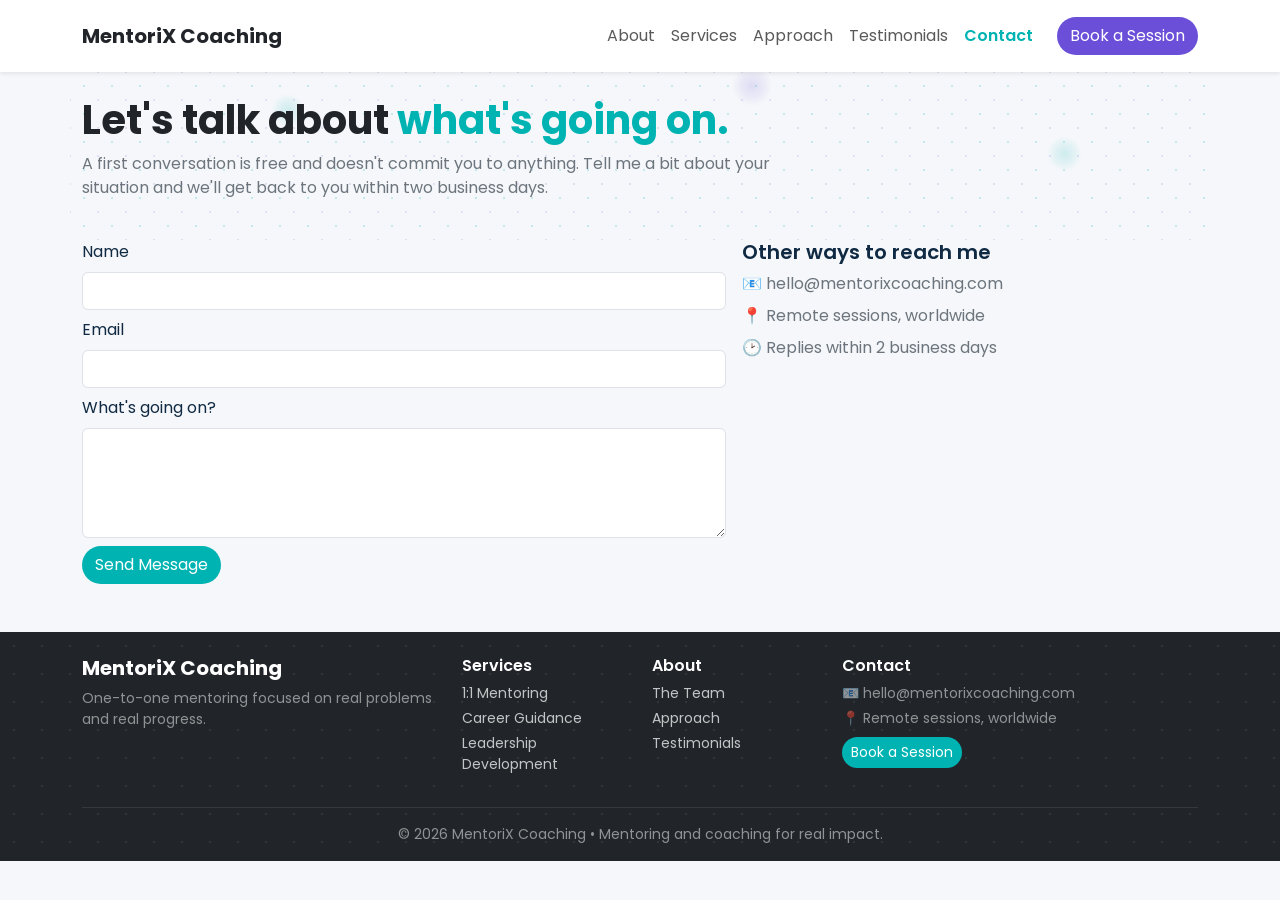
<file: contact.html>
<!DOCTYPE html>
<html lang="en">
<head>
<meta charset="UTF-8">
<meta name="viewport" content="width=device-width, initial-scale=1.0">
<title>Contact Us | Book a Free Career & Leadership Coaching Session – MentoriX Coaching</title>
<meta name="description" content="Book a free first conversation with MentoriX Coaching. One-to-one career, leadership, and communication coaching — tell us what's going on and we'll get back to you within two business days.">
<meta property="og:type" content="website">
<meta property="og:title" content="Contact Us | Book a Free Career & Leadership Coaching Session – MentoriX Coaching">
<meta property="og:description" content="Book a free first conversation with MentoriX Coaching. One-to-one career, leadership, and communication coaching — tell us what's going on and we'll get back to you within two business days.">
<link href="https://cdn.jsdelivr.net/npm/bootstrap@5.3.3/dist/css/bootstrap.min.css" rel="stylesheet">
<link href="https://fonts.googleapis.com/css2?family=Poppins:wght@400;600&display=optional" rel="stylesheet">
<link rel="stylesheet" href="assets/css/style.css">
</head>
<body>

<!-- NAVBAR -->
<nav class="navbar navbar-expand-lg bg-white shadow-sm py-3">
<div class="container">
<a class="navbar-brand fw-bold text-dark" href="about.html">MentoriX Coaching</a>
<button class="navbar-toggler" type="button" data-bs-toggle="collapse" data-bs-target="#navMenu">
<span class="navbar-toggler-icon"></span>
</button>
<div class="collapse navbar-collapse" id="navMenu">
<ul class="navbar-nav ms-auto mb-2 mb-lg-0">
<li class="nav-item"><a class="nav-link" href="about.html">About</a></li>
<li class="nav-item"><a class="nav-link" href="service.html">Services</a></li>
<li class="nav-item"><a class="nav-link" href="methodology.html">Approach</a></li>
<li class="nav-item"><a class="nav-link" href="references.html">Testimonials</a></li>
<li class="nav-item"><a class="nav-link fw-semibold text-turquoise" href="contact.html">Contact</a></li>
</ul>
<a href="contact.html" class="btn btn-purple ms-lg-3">Book a Session</a>
</div>
</div>
</nav>

<!-- HERO -->
<section class="container py-4 bg-network-light rounded-4">
<div class="col-12 col-lg-8">
<h1 class="fw-bold text-dark mb-2">Let's talk about <span class="text-turquoise">what's going on.</span></h1>
<p class="text-secondary mb-3">A first conversation is free and doesn't commit you to anything. Tell me a bit about your situation and we'll get back to you within two business days.</p>
</div>
</section>

<!-- CONTACT FORM + INFO -->
<section class="container pb-4">
<div class="row g-3">
<div class="col-12 col-lg-7 reveal">
<form>
<div class="mb-2">
<label for="name" class="form-label">Name</label>
<input type="text" class="form-control" id="name" required>
</div>
<div class="mb-2">
<label for="email" class="form-label">Email</label>
<input type="email" class="form-control" id="email" required>
</div>
<div class="mb-2">
<label for="message" class="form-label">What's going on?</label>
<textarea class="form-control" id="message" rows="4" required></textarea>
</div>
<button type="submit" class="btn btn-turquoise">Send Message</button>
</form>
</div>
<div class="col-12 col-lg-5 reveal">
<h5 class="fw-semibold mb-2">Other ways to reach me</h5>
<p class="text-secondary mb-2">📧 hello@mentorixcoaching.com</p>
<p class="text-secondary mb-2">📍 Remote sessions, worldwide</p>
<p class="text-secondary">🕑 Replies within 2 business days</p>
</div>
</div>
</section>

<footer class="bg-dark text-white bg-network-dark pt-4 pb-3 mt-4">
<div class="container">
<div class="row g-4 mb-3">
<div class="col-lg-4 col-md-6">
<h5 class="fw-bold mb-2">MentoriX Coaching</h5>
<p class="text-white-50 small mb-0">One-to-one mentoring focused on real problems and real progress.</p>
</div>
<div class="col-lg-2 col-md-3 col-6">
<h6 class="fw-semibold mb-2">Services</h6>
<ul class="list-unstyled small">
<li class="mb-1"><a href="service.html" class="link-light link-opacity-75 text-decoration-none">1:1 Mentoring</a></li>
<li class="mb-1"><a href="service.html" class="link-light link-opacity-75 text-decoration-none">Career Guidance</a></li>
<li class="mb-1"><a href="service.html" class="link-light link-opacity-75 text-decoration-none">Leadership Development</a></li>
</ul>
</div>
<div class="col-lg-2 col-md-3 col-6">
<h6 class="fw-semibold mb-2">About</h6>
<ul class="list-unstyled small">
<li class="mb-1"><a href="about.html" class="link-light link-opacity-75 text-decoration-none">The Team</a></li>
<li class="mb-1"><a href="methodology.html" class="link-light link-opacity-75 text-decoration-none">Approach</a></li>
<li class="mb-1"><a href="references.html" class="link-light link-opacity-75 text-decoration-none">Testimonials</a></li>
</ul>
</div>
<div class="col-lg-4 col-md-6">
<h6 class="fw-semibold mb-2">Contact</h6>
<p class="small text-white-50 mb-1">📧 hello@mentorixcoaching.com</p>
<p class="small text-white-50 mb-2">📍 Remote sessions, worldwide</p>
<a href="contact.html" class="btn btn-turquoise btn-sm">Book a Session</a>
</div>
</div>
<hr class="border-secondary opacity-25">
<p class="text-center text-white-50 small mb-0">© 2026 MentoriX Coaching • Mentoring and coaching for real impact.</p>
</div>
</footer>

<script src="https://cdn.jsdelivr.net/npm/bootstrap@5.3.3/dist/js/bootstrap.bundle.min.js"></script>
<script src="assets/js/reveal.js"></script>
<script src="assets/js/ambient-orbs.js"></script>
</body>
</html>
</file>
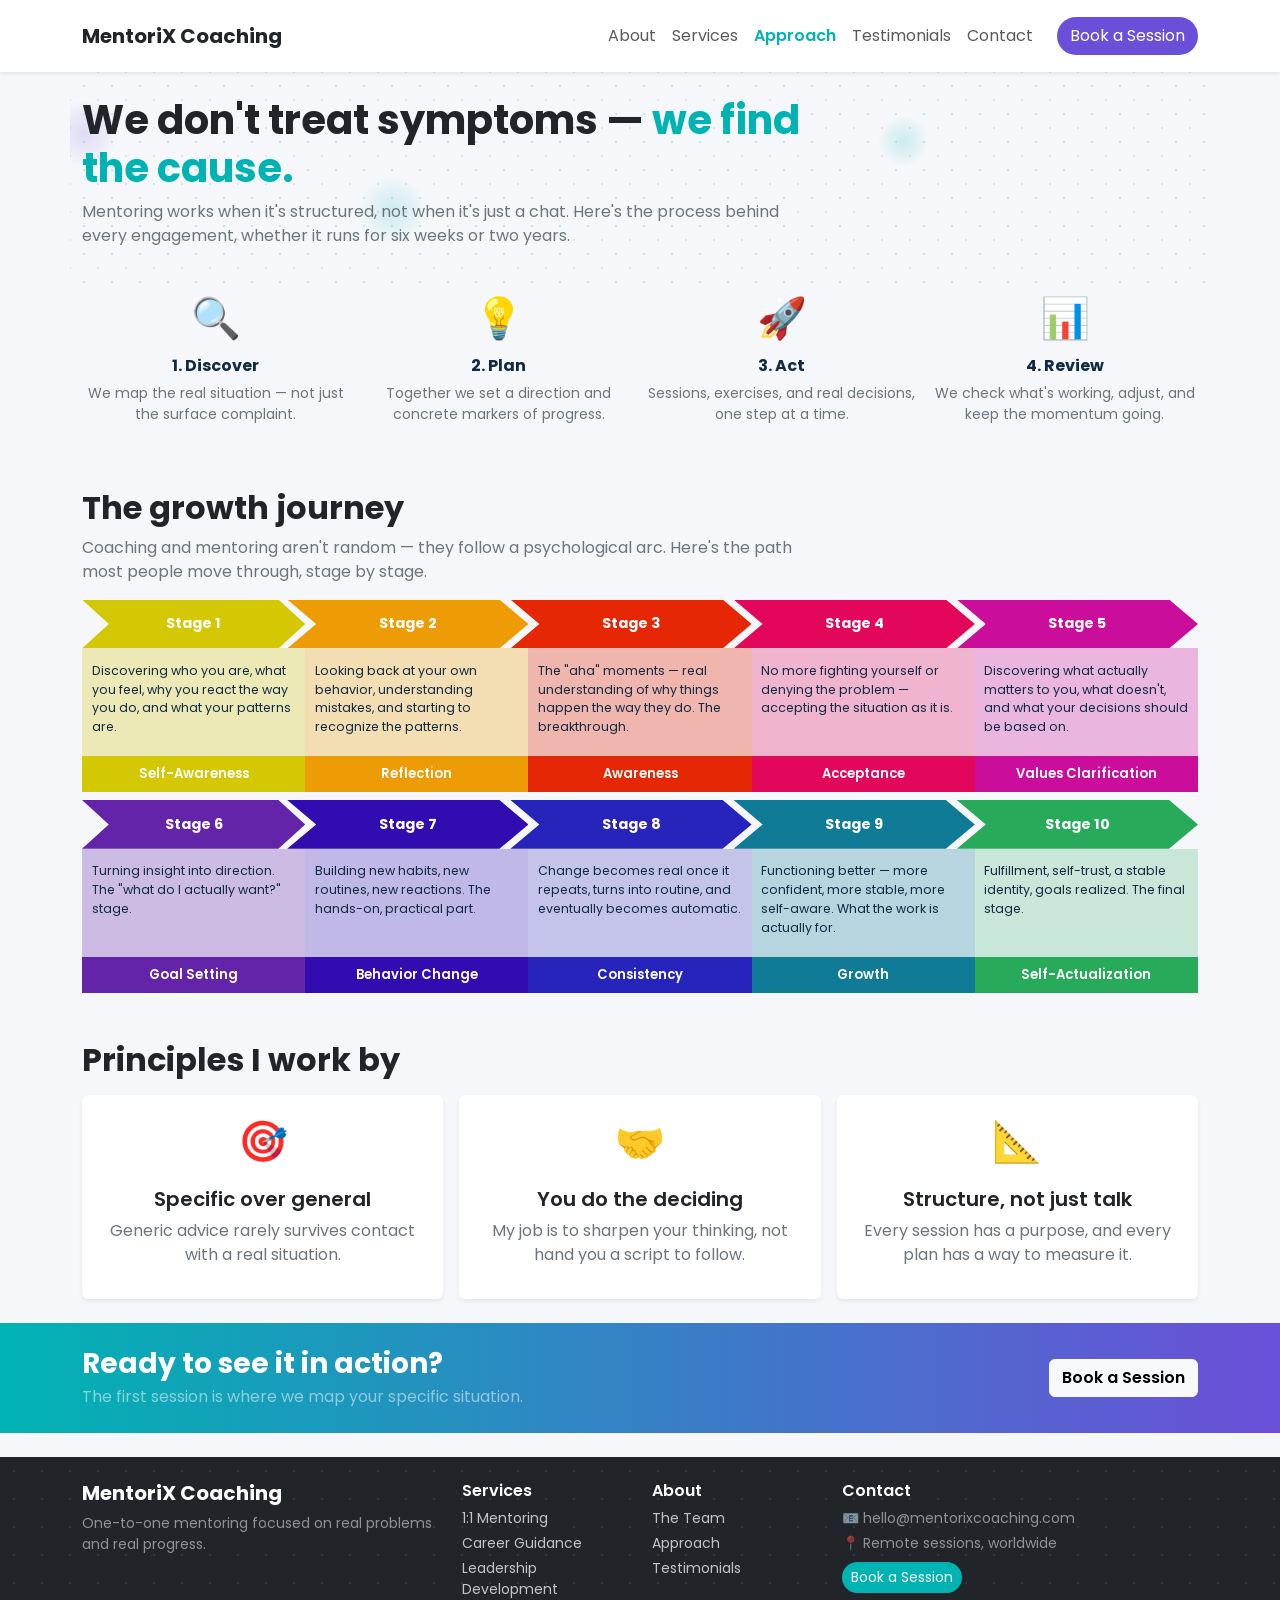
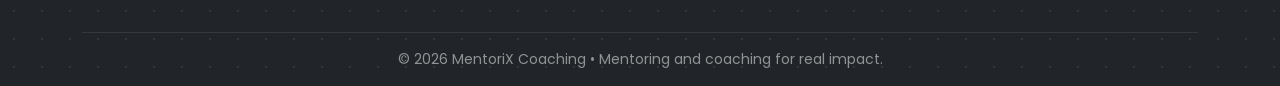
<file: methodology.html>
<!DOCTYPE html>
<html lang="en">
<head>
<meta charset="UTF-8">
<meta name="viewport" content="width=device-width, initial-scale=1.0">
<title>Our Coaching Method | Career & Leadership Mentoring Process – MentoriX Coaching</title>
<meta name="description" content="How MentoriX Coaching works: a structured four-step coaching process (Discover, Plan, Act, Review) and the ten-stage psychological growth journey behind every career and leadership mentoring engagement.">
<meta property="og:type" content="website">
<meta property="og:title" content="Our Coaching Method | Career & Leadership Mentoring Process – MentoriX Coaching">
<meta property="og:description" content="How MentoriX Coaching works: a structured four-step coaching process (Discover, Plan, Act, Review) and the ten-stage psychological growth journey behind every career and leadership mentoring engagement.">
<link href="https://cdn.jsdelivr.net/npm/bootstrap@5.3.3/dist/css/bootstrap.min.css" rel="stylesheet">
<link href="https://fonts.googleapis.com/css2?family=Poppins:wght@400;600&display=optional" rel="stylesheet">
<link rel="stylesheet" href="assets/css/style.css">
</head>
<body>

<!-- NAVBAR -->
<nav class="navbar navbar-expand-lg bg-white shadow-sm py-3">
<div class="container">
<a class="navbar-brand fw-bold text-dark" href="about.html">MentoriX Coaching</a>
<button class="navbar-toggler" type="button" data-bs-toggle="collapse" data-bs-target="#navMenu">
<span class="navbar-toggler-icon"></span>
</button>
<div class="collapse navbar-collapse" id="navMenu">
<ul class="navbar-nav ms-auto mb-2 mb-lg-0">
<li class="nav-item"><a class="nav-link" href="about.html">About</a></li>
<li class="nav-item"><a class="nav-link" href="service.html">Services</a></li>
<li class="nav-item"><a class="nav-link fw-semibold text-turquoise" href="methodology.html">Approach</a></li>
<li class="nav-item"><a class="nav-link" href="references.html">Testimonials</a></li>
<li class="nav-item"><a class="nav-link" href="contact.html">Contact</a></li>
</ul>
<a href="contact.html" class="btn btn-purple ms-lg-3">Book a Session</a>
</div>
</div>
</nav>

<!-- HERO -->
<section class="container py-4 bg-network-light rounded-4">
<div class="col-12 col-lg-8">
<h1 class="fw-bold text-dark mb-2">We don't treat symptoms — <span class="text-turquoise">we find the cause.</span></h1>
<p class="text-secondary mb-3">Mentoring works when it's structured, not when it's just a chat. Here's the process behind every engagement, whether it runs for six weeks or two years.</p>
</div>
</section>

<!-- PROCESS STEPS -->
<section class="container pb-4">
<div class="row g-3 text-center">
<div class="col-6 col-md-3">
<div class="fs-1">🔍</div>
<h6 class="fw-bold mt-2">1. Discover</h6>
<p class="text-secondary small">We map the real situation — not just the surface complaint.</p>
</div>
<div class="col-6 col-md-3">
<div class="fs-1">💡</div>
<h6 class="fw-bold mt-2">2. Plan</h6>
<p class="text-secondary small">Together we set a direction and concrete markers of progress.</p>
</div>
<div class="col-6 col-md-3">
<div class="fs-1">🚀</div>
<h6 class="fw-bold mt-2">3. Act</h6>
<p class="text-secondary small">Sessions, exercises, and real decisions, one step at a time.</p>
</div>
<div class="col-6 col-md-3">
<div class="fs-1">📊</div>
<h6 class="fw-bold mt-2">4. Review</h6>
<p class="text-secondary small">We check what's working, adjust, and keep the momentum going.</p>
</div>
</div>
</section>

<!-- GROWTH JOURNEY -->
<section class="container py-4">
<h2 class="fw-bold text-dark mb-2">The growth journey</h2>
<p class="text-secondary mb-3 col-12 col-lg-8">Coaching and mentoring aren't random — they follow a psychological arc. Here's the path most people move through, stage by stage.</p>
<div class="chevron-row mb-2">
<div class="chevron-step reveal">
<div class="chevron-head" style="background:#d4c704;">Stage 1</div>
<div class="chevron-body" style="background:#d4c60446;">Discovering who you are, what you feel, why you react the way you do, and what your patterns are.</div>
<div class="chevron-foot" style="background:#d4c704;">Self-Awareness</div>
</div>
<div class="chevron-step reveal">
<div class="chevron-head" style="background:#ee9c05;">Stage 2</div>
<div class="chevron-body" style="background:#ee9c054b;">Looking back at your own behavior, understanding mistakes, and starting to recognize the patterns.</div>
<div class="chevron-foot" style="background:#ee9c05;">Reflection</div>
</div>
<div class="chevron-step reveal">
<div class="chevron-head" style="background:#e62301fa;">Stage 3</div>
<div class="chevron-body" style="background:#e623014f;">The "aha" moments — real understanding of why things happen the way they do. The breakthrough.</div>
<div class="chevron-foot" style="background:#e62301fa;">Awareness</div>
</div>
<div class="chevron-step reveal">
<div class="chevron-head" style="background:#e2075b;">Stage 4</div>
<div class="chevron-body" style="background:#e2075b46;">No more fighting yourself or denying the problem — accepting the situation as it is.</div>
<div class="chevron-foot" style="background:#e2075b;">Acceptance</div>
</div>
<div class="chevron-step reveal">
<div class="chevron-head" style="background:#ca0e9b;">Stage 5</div>
<div class="chevron-body" style="background:#ca0e9b46;">Discovering what actually matters to you, what doesn't, and what your decisions should be based on.</div>
<div class="chevron-foot" style="background:#ca0e9b;">Values Clarification</div>
</div>
</div>
<div class="chevron-row">
<div class="chevron-step reveal">
<div class="chevron-head" style="background:#6324aa;">Stage 6</div>
<div class="chevron-body" style="background:#6324aa48;">Turning insight into direction. The "what do I actually want?" stage.</div>
<div class="chevron-foot" style="background:#6324aa;">Goal Setting</div>
</div>
<div class="chevron-step reveal">
<div class="chevron-head" style="background:#310db1;">Stage 7</div>
<div class="chevron-body" style="background:#300db144;">Building new habits, new routines, new reactions. The hands-on, practical part.</div>
<div class="chevron-foot" style="background:#310db1;;">Behavior Change</div>
</div>
<div class="chevron-step reveal">
<div class="chevron-head" style="background:#2724bb;">Stage 8</div>
<div class="chevron-body" style="background:#2724bb3d;;">Change becomes real once it repeats, turns into routine, and eventually becomes automatic.</div>
<div class="chevron-foot" style="background:#2724bb;">Consistency</div>
</div>
<div class="chevron-step reveal">
<div class="chevron-head" style="background:#0f7b96;">Stage 9</div>
<div class="chevron-body" style="background:#0f7b9646;">Functioning better — more confident, more stable, more self-aware. What the work is actually for.</div>
<div class="chevron-foot" style="background:#0f7b96;">Growth</div>
</div>
<div class="chevron-step reveal">
<div class="chevron-head" style="background:#27aa59;">Stage 10</div>
<div class="chevron-body" style="background:#27aa5936;">Fulfillment, self-trust, a stable identity, goals realized. The final stage.</div>
<div class="chevron-foot" style="background:#27aa59;">Self-Actualization</div>
</div>
</div>
</div>
</section>

<!-- PRINCIPLES -->
<section class="container py-4">
<h2 class="reveal fw-bold text-dark mb-3">Principles I work by</h2>
<div class="row g-3">
<div class="col-12 col-sm-6 col-md-4">
<div class="card reveal h-100 text-center p-3 border-0 shadow-sm">
<div class="fs-1 text-purple">🎯</div>
<h5 class="fw-semibold mt-3">Specific over general</h5>
<p class="text-secondary">Generic advice rarely survives contact with a real situation.</p>
</div>
</div>
<div class="col-12 col-sm-6 col-md-4">
<div class="card reveal h-100 text-center p-3 border-0 shadow-sm">
<div class="fs-1 text-purple">🤝</div>
<h5 class="fw-semibold mt-3">You do the deciding</h5>
<p class="text-secondary">My job is to sharpen your thinking, not hand you a script to follow.</p>
</div>
</div>
<div class="col-12 col-sm-6 col-md-4">
<div class="card reveal h-100 text-center p-3 border-0 shadow-sm">
<div class="fs-1 text-purple">📐</div>
<h5 class="fw-semibold mt-3">Structure, not just talk</h5>
<p class="text-secondary">Every session has a purpose, and every plan has a way to measure it.</p>
</div>
</div>
</div>
</section>

<!-- CTA -->
<section class="py-4" style="background: linear-gradient(90deg, #00b3b3, #6b4fd8);">
<div class="container d-flex flex-column flex-lg-row justify-content-between align-items-center text-center text-lg-start">
<div class="mb-2 mb-lg-0">
<h3 class="fw-bold text-white mb-1">Ready to see it in action?</h3>
<p class="text-white-50 mb-0">The first session is where we map your specific situation.</p>
</div>
<a href="contact.html" class="btn btn-light fw-semibold">Book a Session</a>
</div>
</section>

<footer class="bg-dark text-white bg-network-dark pt-4 pb-3 mt-4">
<div class="container">
<div class="row g-4 mb-3">
<div class="col-lg-4 col-md-6">
<h5 class="fw-bold mb-2">MentoriX Coaching</h5>
<p class="text-white-50 small mb-0">One-to-one mentoring focused on real problems and real progress.</p>
</div>
<div class="col-lg-2 col-md-3 col-6">
<h6 class="fw-semibold mb-2">Services</h6>
<ul class="list-unstyled small">
<li class="mb-1"><a href="service.html" class="link-light link-opacity-75 text-decoration-none">1:1 Mentoring</a></li>
<li class="mb-1"><a href="service.html" class="link-light link-opacity-75 text-decoration-none">Career Guidance</a></li>
<li class="mb-1"><a href="service.html" class="link-light link-opacity-75 text-decoration-none">Leadership Development</a></li>
</ul>
</div>
<div class="col-lg-2 col-md-3 col-6">
<h6 class="fw-semibold mb-2">About</h6>
<ul class="list-unstyled small">
<li class="mb-1"><a href="about.html" class="link-light link-opacity-75 text-decoration-none">The Team</a></li>
<li class="mb-1"><a href="methodology.html" class="link-light link-opacity-75 text-decoration-none">Approach</a></li>
<li class="mb-1"><a href="references.html" class="link-light link-opacity-75 text-decoration-none">Testimonials</a></li>
</ul>
</div>
<div class="col-lg-4 col-md-6">
<h6 class="fw-semibold mb-2">Contact</h6>
<p class="small text-white-50 mb-1">📧 hello@mentorixcoaching.com</p>
<p class="small text-white-50 mb-2">📍 Remote sessions, worldwide</p>
<a href="contact.html" class="btn btn-turquoise btn-sm">Book a Session</a>
</div>
</div>
<hr class="border-secondary opacity-25">
<p class="text-center text-white-50 small mb-0">© 2026 MentoriX Coaching • Mentoring and coaching for real impact.</p>
</div>
</footer>

<script src="https://cdn.jsdelivr.net/npm/bootstrap@5.3.3/dist/js/bootstrap.bundle.min.js"></script>
<script src="assets/js/reveal.js"></script>
<script src="assets/js/ambient-orbs.js"></script>
</body>
</html>
</file>
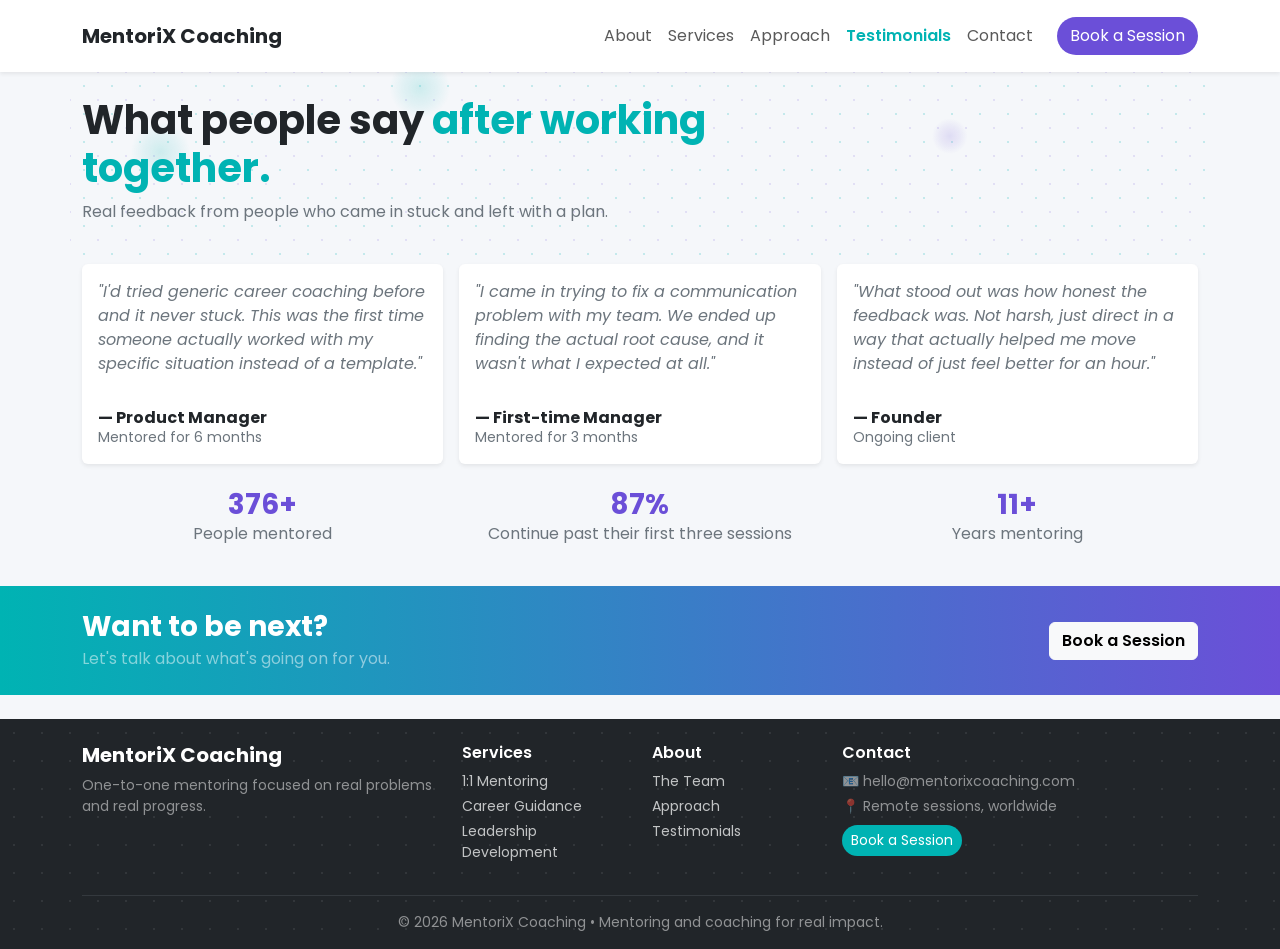
<file: references.html>
<!DOCTYPE html>
<html lang="en">
<head>
<meta charset="UTF-8">
<meta name="viewport" content="width=device-width, initial-scale=1.0">
<title>Client Testimonials | Career & Leadership Coaching Results – MentoriX Coaching</title>
<meta name="description" content="Real results from career and leadership coaching clients: 400+ people mentored, 92% continue past their first three sessions. See what changes when mentoring is built around your actual situation.">
<meta property="og:type" content="website">
<meta property="og:title" content="Client Testimonials | Career & Leadership Coaching Results – MentoriX Coaching">
<meta property="og:description" content="Real results from career and leadership coaching clients: 400+ people mentored, 92% continue past their first three sessions. See what changes when mentoring is built around your actual situation.">
<link href="https://cdn.jsdelivr.net/npm/bootstrap@5.3.3/dist/css/bootstrap.min.css" rel="stylesheet">
<link href="https://fonts.googleapis.com/css2?family=Poppins:wght@400;600&display=optional" rel="stylesheet">
<link rel="stylesheet" href="assets/css/style.css">
</head>
<body>

<!-- NAVBAR -->
<nav class="navbar navbar-expand-lg bg-white shadow-sm py-3">
<div class="container">
<a class="navbar-brand fw-bold text-dark" href="about.html">MentoriX Coaching</a>
<button class="navbar-toggler" type="button" data-bs-toggle="collapse" data-bs-target="#navMenu">
<span class="navbar-toggler-icon"></span>
</button>
<div class="collapse navbar-collapse" id="navMenu">
<ul class="navbar-nav ms-auto mb-2 mb-lg-0">
<li class="nav-item"><a class="nav-link" href="about.html">About</a></li>
<li class="nav-item"><a class="nav-link" href="service.html">Services</a></li>
<li class="nav-item"><a class="nav-link" href="methodology.html">Approach</a></li>
<li class="nav-item"><a class="nav-link fw-semibold text-turquoise" href="references.html">Testimonials</a></li>
<li class="nav-item"><a class="nav-link" href="contact.html">Contact</a></li>
</ul>
<a href="contact.html" class="btn btn-purple ms-lg-3">Book a Session</a>
</div>
</div>
</nav>

<!-- HERO -->
<section class="container py-4 bg-network-light rounded-4">
<div class="col-12 col-lg-8">
<h1 class="fw-bold text-dark mb-2">What people say <span class="text-turquoise">after working together.</span></h1>
<p class="text-secondary mb-3">Real feedback from people who came in stuck and left with a plan.</p>
</div>
</section>

<!-- TESTIMONIALS -->
<section class="container pb-4">
<div class="row g-3">
<div class="col-12 col-sm-6 col-md-4">
<div class="card reveal h-100 p-3 border-0 shadow-sm">
<p class="text-secondary fst-italic">"I'd tried generic career coaching before and it never stuck. This was the first time someone actually worked with my specific situation instead of a template."</p>
<h6 class="fw-bold mb-0 mt-3">— Product Manager</h6>
<small class="text-secondary">Mentored for 6 months</small>
</div>
</div>
<div class="col-12 col-sm-6 col-md-4">
<div class="card reveal h-100 p-3 border-0 shadow-sm">
<p class="text-secondary fst-italic">"I came in trying to fix a communication problem with my team. We ended up finding the actual root cause, and it wasn't what I expected at all."</p>
<h6 class="fw-bold mb-0 mt-3">— First-time Manager</h6>
<small class="text-secondary">Mentored for 3 months</small>
</div>
</div>
<div class="col-12 col-sm-6 col-md-4">
<div class="card reveal h-100 p-3 border-0 shadow-sm">
<p class="text-secondary fst-italic">"What stood out was how honest the feedback was. Not harsh, just direct in a way that actually helped me move instead of just feel better for an hour."</p>
<h6 class="fw-bold mb-0 mt-3">— Founder</h6>
<small class="text-secondary">Ongoing client</small>
</div>
</div>
</div>
</section>

<!-- STATS -->
<section class="container pb-4">
<div class="row g-3 text-center">
<div class="col-12 col-sm-6 col-md-4">
<h3 class="fw-bold text-purple mb-0 counter">400+</h3>
<p class="text-secondary">People mentored</p>
</div>
<div class="col-12 col-sm-6 col-md-4">
<h3 class="fw-bold text-purple mb-0 counter">92%</h3>
<p class="text-secondary">Continue past their first three sessions</p>
</div>
<div class="col-12 col-sm-6 col-md-4">
<h3 class="fw-bold text-purple mb-0 counter">12+</h3>
<p class="text-secondary">Years mentoring</p>
</div>
</div>
</section>

<!-- CTA -->
<section class="py-4" style="background: linear-gradient(90deg, #00b3b3, #6b4fd8);">
<div class="container d-flex flex-column flex-lg-row justify-content-between align-items-center text-center text-lg-start">
<div class="mb-2 mb-lg-0">
<h3 class="fw-bold text-white mb-1">Want to be next?</h3>
<p class="text-white-50 mb-0">Let's talk about what's going on for you.</p>
</div>
<a href="contact.html" class="btn btn-light fw-semibold">Book a Session</a>
</div>
</section>

<footer class="bg-dark text-white bg-network-dark pt-4 pb-3 mt-4">
<div class="container">
<div class="row g-4 mb-3">
<div class="col-lg-4 col-md-6">
<h5 class="fw-bold mb-2">MentoriX Coaching</h5>
<p class="text-white-50 small mb-0">One-to-one mentoring focused on real problems and real progress.</p>
</div>
<div class="col-lg-2 col-md-3 col-6">
<h6 class="fw-semibold mb-2">Services</h6>
<ul class="list-unstyled small">
<li class="mb-1"><a href="service.html" class="link-light link-opacity-75 text-decoration-none">1:1 Mentoring</a></li>
<li class="mb-1"><a href="service.html" class="link-light link-opacity-75 text-decoration-none">Career Guidance</a></li>
<li class="mb-1"><a href="service.html" class="link-light link-opacity-75 text-decoration-none">Leadership Development</a></li>
</ul>
</div>
<div class="col-lg-2 col-md-3 col-6">
<h6 class="fw-semibold mb-2">About</h6>
<ul class="list-unstyled small">
<li class="mb-1"><a href="about.html" class="link-light link-opacity-75 text-decoration-none">The Team</a></li>
<li class="mb-1"><a href="methodology.html" class="link-light link-opacity-75 text-decoration-none">Approach</a></li>
<li class="mb-1"><a href="references.html" class="link-light link-opacity-75 text-decoration-none">Testimonials</a></li>
</ul>
</div>
<div class="col-lg-4 col-md-6">
<h6 class="fw-semibold mb-2">Contact</h6>
<p class="small text-white-50 mb-1">📧 hello@mentorixcoaching.com</p>
<p class="small text-white-50 mb-2">📍 Remote sessions, worldwide</p>
<a href="contact.html" class="btn btn-turquoise btn-sm">Book a Session</a>
</div>
</div>
<hr class="border-secondary opacity-25">
<p class="text-center text-white-50 small mb-0">© 2026 MentoriX Coaching • Mentoring and coaching for real impact.</p>
</div>
</footer>

<script src="https://cdn.jsdelivr.net/npm/bootstrap@5.3.3/dist/js/bootstrap.bundle.min.js"></script>
<script src="assets/js/reveal.js"></script>
<script src="assets/js/counter.js"></script>
<script src="assets/js/ambient-orbs.js"></script>
</body>
</html>
</file>
<file: assets/css/style.css>
html {
overflow-x: hidden;
}
body {
font-family: 'Poppins', sans-serif;
background-color: #f5f7fa;
color: #102a43;
overflow-x: hidden;
}

.text-turquoise { color: #00b3b3; }
.text-purple { color: #6b4fd8; }

.btn-turquoise {
background-color: #00b3b3;
color: #fff;
border-radius: 50px;
}
.btn-turquoise:hover { background-color: #009999; }

.btn-purple {
background-color: #6b4fd8;
color: #fff;
border-radius: 50px;
}
.btn-purple:hover { background-color: #5a3fc0; }

.btn-outline-turquoise {
border: 2px solid #00b3b3;
color: #00b3b3;
border-radius: 50px;
}
.btn-outline-turquoise:hover {
background-color: #00b3b3;
color: #fff;
}

.hero img {
max-width: 400px;
border-radius: 20px;
}

.bg-network-light {
position: relative;
overflow: hidden;
background-image:
radial-gradient(rgba(0,179,179,0.20) 1.5px, transparent 1.5px),
radial-gradient(rgba(107,79,216,0.14) 1.5px, transparent 1.5px);
background-size: 28px 28px, 28px 28px;
background-position: 0 0, 14px 14px;
}
.ambient-orbs-canvas {
position: absolute;
inset: 0;
z-index: 0;
pointer-events: none;
}
.bg-network-light > div {
position: relative;
z-index: 1;
}

.bg-network-dark {
background-image: radial-gradient(rgba(255,255,255,0.08) 1.5px, transparent 1.5px);
background-size: 28px 28px;
}

.chevron-row {
display: flex;
}
.chevron-step {
flex: 1;
min-width: 0;
}
.chevron-head {
clip-path: polygon(0 0, 88% 0, 100% 50%, 88% 100%, 0 100%, 12% 50%);
color: #fff;
text-align: center;
font-weight: 700;
padding: 0.85rem 0.5rem;
margin-left: -18px;
font-size: 0.9rem;
}
.chevron-step:first-child .chevron-head {
margin-left: 0;
}
.chevron-body {
padding: 0.85rem 0.6rem;
font-size: 0.78rem;
min-height: 108px;
color: #102a43;
}
.chevron-foot {
color: #fff;
text-align: center;
font-weight: 600;
padding: 0.5rem 0.3rem;
font-size: 0.82rem;
}
@media (max-width: 767px) {
.chevron-row { flex-wrap: wrap; }
.chevron-step { flex: 0 0 50%; margin-bottom: 0.75rem; }
.chevron-step .chevron-head { margin-left: 0; }
}

.glance-img {
width: 70%;
}
@media (max-width: 767px) {
.glance-section {
padding-left: 0;
padding-right: 0;
}
.glance-img {
width: 92%;
border-radius: 0;
}
}
@media (min-width: 992px) {
.glance-img {
width: 52%;
}
}

.team-card {
transition: transform 0.25s ease, box-shadow 0.25s ease;
}
.team-card:hover {
transform: translateY(-10px) scale(1.05);
box-shadow: 0 1.5rem 3rem rgba(16, 42, 67, 0.25) !important;
z-index: 2;
position: relative;
}
.team-card:hover img {
box-shadow: 0 0 0 4px rgba(0, 179, 179, 0.35);
}

.reveal {
opacity: 0;
transform: translateY(60px) scale(0.94);
transition: opacity 0.8s cubic-bezier(0.22, 1, 0.36, 1), transform 0.8s cubic-bezier(0.22, 1, 0.36, 1);
}
.reveal.is-visible {
opacity: 1;
transform: translateY(0) scale(1);
}
.team-row.reveal {
transform: translateY(15px);
transition: opacity 0.6s ease, transform 0.6s ease;
}

.reveal-left {
opacity: 0;
transform: translateX(-20px);
transition: opacity 1.6s cubic-bezier(0.22, 1, 0.36, 1), transform 1.6s cubic-bezier(0.22, 1, 0.36, 1);
}
.reveal-left.is-visible {
opacity: 1;
transform: translateX(0);
}
.word-reveal {
display: inline-block;
opacity: 0;
transition: opacity 0.9s cubic-bezier(0.22, 1, 0.36, 1), transform 0.9s cubic-bezier(0.22, 1, 0.36, 1);
}
.word-reveal[data-dir="left"] { transform: translateX(-50px); }
.word-reveal[data-dir="right"] { transform: translateX(50px); }
.word-reveal[data-dir="up"] { transform: translateY(-22px); }
.word-reveal[data-dir="down"] { transform: translateY(22px); }
.word-reveal.is-visible {
opacity: 1;
transform: translate(0, 0);
}
.word-pop {
display: inline-block;
opacity: 0;
transform: scale(2.6);
transition: opacity 1s cubic-bezier(0.22, 1, 0.36, 1), transform 1s cubic-bezier(0.22, 1, 0.36, 1);
}
.word-pop.is-visible {
opacity: 1;
transform: scale(1);
}
.brand-word {
font-weight: 900;
font-size: 1.1em;
letter-spacing: 0.01em;
}
@media (max-width: 575.98px) {
.word-pop { transform: scale(1.6); }
.brand-word { font-size: 1em; }
}
@media (prefers-reduced-motion: reduce) {
.reveal, .reveal-left, .word-reveal, .word-pop {
opacity: 1;
transform: none;
transition: none;
}
}
</file>
